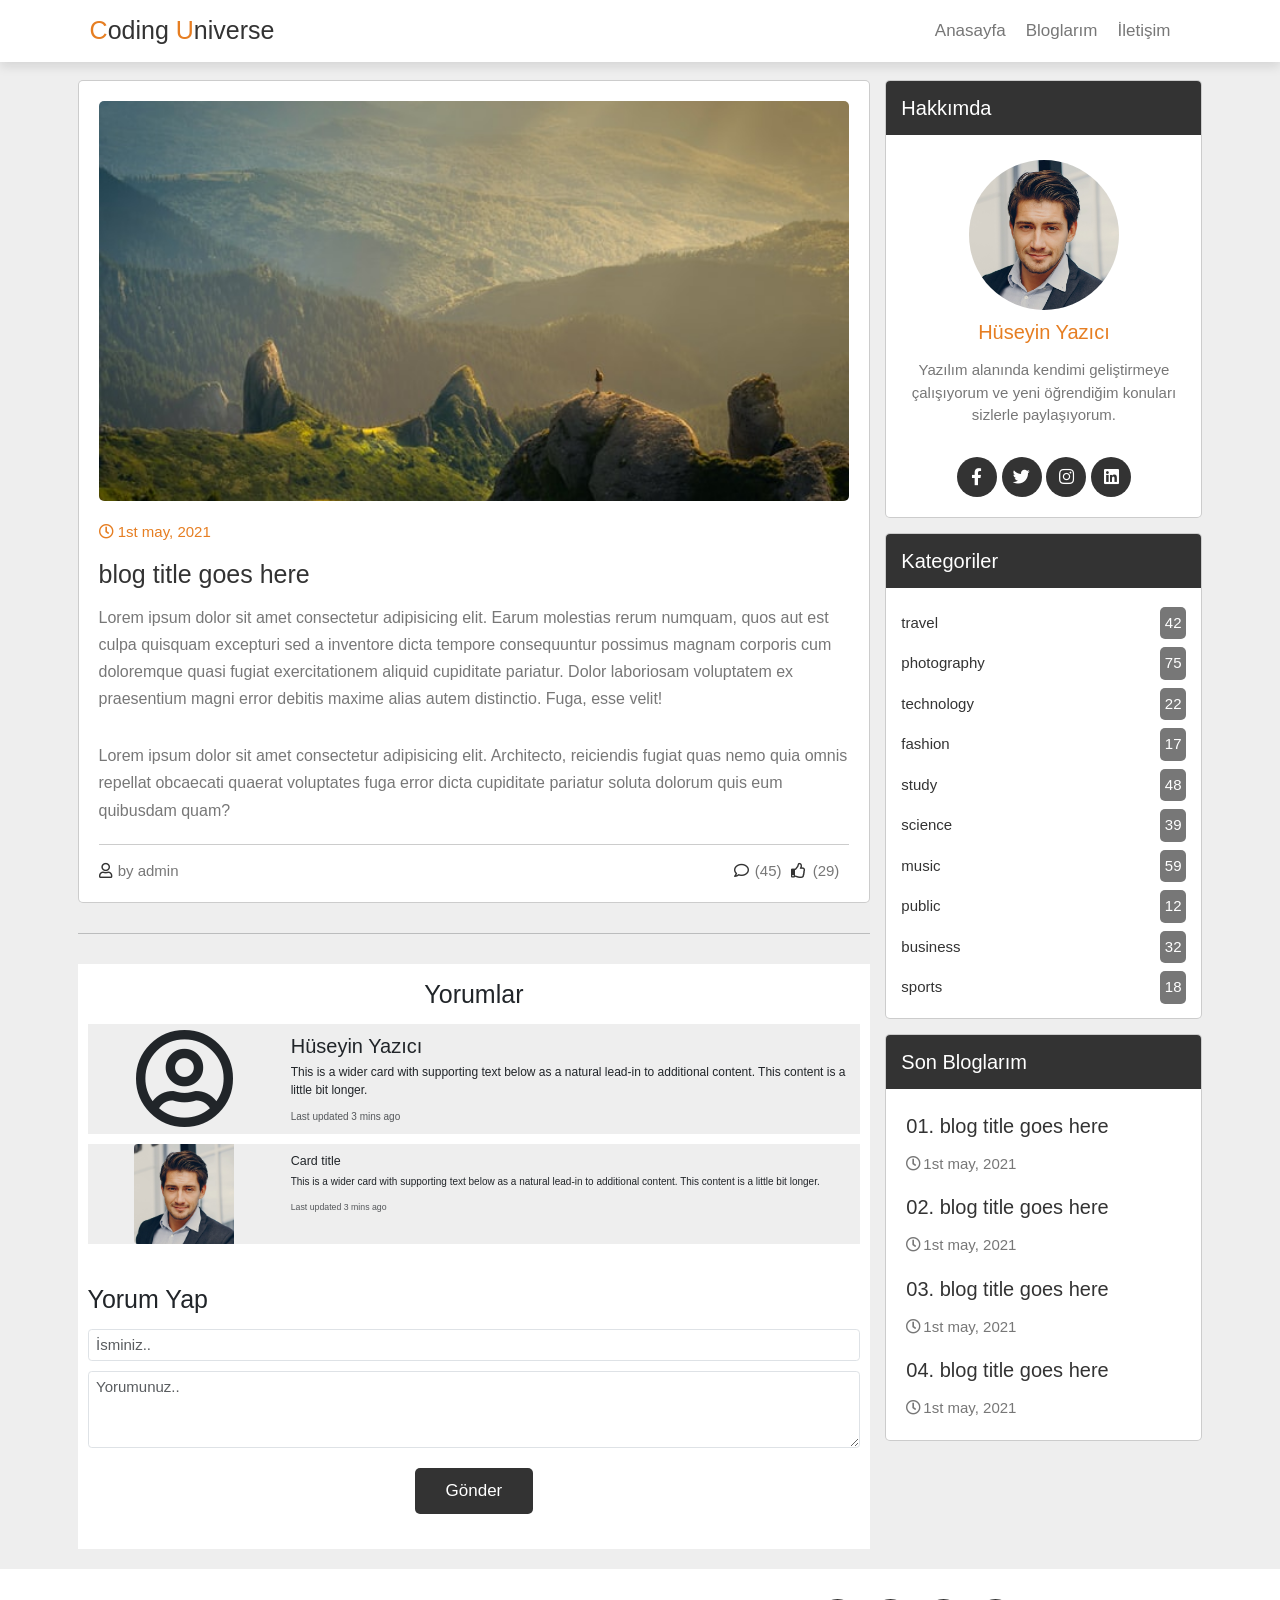
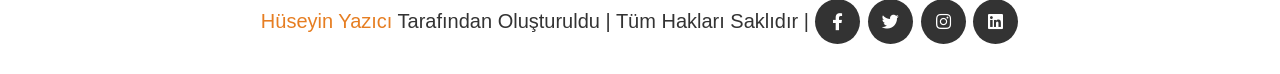
<file: MvcWebUI/wwwroot/SiteTemplate/blogDetails.html>
<!DOCTYPE html>
<html lang="en">
<head>
    <meta charset="UTF-8">
    <meta http-equiv="X-UA-Compatible" content="IE=edge">
    <meta name="viewport" content="width=device-width, initial-scale=1.0">
    <title>Complete Responsive Blog Website Design Tutorial</title>

    <!-- font awesome cdn link  -->
    <link rel="stylesheet" href="https://cdnjs.cloudflare.com/ajax/libs/font-awesome/5.15.3/css/all.min.css">

    <!-- bootstrap -->
    <link href="https://cdn.jsdelivr.net/npm/bootstrap@5.1.3/dist/css/bootstrap.min.css" rel="stylesheet" integrity="sha384-1BmE4kWBq78iYhFldvKuhfTAU6auU8tT94WrHftjDbrCEXSU1oBoqyl2QvZ6jIW3" crossorigin="anonymous">
    
    <!-- custom css file link  -->
    <link rel="stylesheet" href="css/common.css">
    <link rel="stylesheet" href="css/blogs.css">
</head>
<body>

<!-- header section starts  -->

<header class="header">

    <a href="homepage.html" class="logo"><span>C</span>oding <span>U</span>niverse</a>

    <nav class="navbar">
        <a href="homepage.html">Anasayfa</a>
        <a href="blogs.html">Bloglarım</a>
        <a href="contact.html">İletişim</a>
    </nav>

    <div class="icons">
        <i class="fas fa-bars" id="menu-bars"></i>
    </div>

</header>

<!-- header section ends -->

<!-- posts section starts  -->

<div style="background-color: #EEEEEE;">
<section class="container" id="posts">

    <div class="posts-container">

        <div class="post">
            <img src="images/blog-1.jpg" alt="" class="image">
            <div class="date">
                <i class="far fa-clock"></i>
                <span>1st may, 2021</span>
            </div>
            <h3 class="title">blog title goes here</h3>
            <p class="text">Lorem ipsum dolor sit amet consectetur adipisicing elit. Earum molestias rerum numquam, quos aut est culpa quisquam excepturi sed a inventore dicta tempore consequuntur possimus magnam corporis cum doloremque quasi fugiat exercitationem aliquid cupiditate pariatur. Dolor laboriosam voluptatem ex praesentium magni error debitis maxime alias autem distinctio. Fuga, esse velit!</p>
            <p class="text">Lorem ipsum dolor sit amet consectetur adipisicing elit. Architecto, reiciendis fugiat quas nemo quia omnis repellat obcaecati quaerat voluptates fuga error dicta cupiditate pariatur soluta dolorum quis eum quibusdam quam?</p>
            <div class="links">
                <a href="#" class="user">
                    <i class="far fa-user"></i>
                    <span>by admin</span>
                </a>
                <a href="#" class="icon">
                    <i class="far fa-comment"></i>
                    <span>(45)</span>
                </a>
                <a href="#" class="icon">
                    <i class="far fa-thumbs-up"></i>
                    <span>(29)</span>
                </a>
            </div>
        </div>

        <hr class="my-5">

        <div class="comment bg-white py-2">
            <h1 class="text-center p-3">Yorumlar</h1>
            <div class="card mb-3 px-3" style="border: none;">
                <div class="row g-0" style="background-color: #EEEEEE;">
                  <div class="col-md-3 text-center my-auto">
                    <i class="far fa-user-circle" style="font-size: 100px;"></i>
                    <!--<img src="images/user.png" class="img-fluid rounded-start" style="width: 100px; height: 100px;" alt="...">-->
                  </div>
                  <div class="col-md-9">
                    <div class="card-body">
                      <h5 class="card-title h2">Hüseyin Yazıcı</h5>
                      <p class="card-text" style="font-size:12px;">This is a wider card with supporting text below as a natural lead-in to additional content. This content is a little bit longer.</p>
                      <p class="card-text"><small class="text-muted" style="font-size:10px">Last updated 3 mins ago</small></p>
                    </div>
                  </div>
                </div>
            </div>
            <div class="card mb-3 px-3" style="border: none;">
                <div class="row g-0" style="background-color: #EEEEEE;">
                  <div class="col-md-3 text-center">
                    <img src="images/user.png" class="img-fluid rounded-start" style="width: 100px; height: 100px;" alt="...">
                  </div>
                  <div class="col-md-9">
                    <div class="card-body">
                      <h5 class="card-title">Card title</h5>
                      <p class="card-text">This is a wider card with supporting text below as a natural lead-in to additional content. This content is a little bit longer.</p>
                      <p class="card-text"><small class="text-muted">Last updated 3 mins ago</small></p>
                    </div>
                  </div>
                </div>
            </div>

            <div class="mx-3 my-5">
                <form action="">
                    <h1 class="py-3">Yorum Yap</h1>
                    <div class="mb-3">
                        <input type="email" class="form-control" id="" placeholder="İsminiz.." style="font-size: 15px;">
                      </div>
                    <div class="mb-3">
                        <textarea class="form-control" id="" rows="3" placeholder="Yorumunuz.." style="font-size: 15px;"></textarea>
                      </div>
                    <div class="text-center"><a type="submit" class="btn">Gönder</a></div>
                </form>
            </div>
        </div>

    </div>

    <div class="sidebar">

        <div class="box">
            <h3 class="title">Hakkımda</h3>
            <div class="about">
                <img src="images/user.png" alt="">
                <h3>Hüseyin Yazıcı</h3>
                <p>Yazılım alanında kendimi geliştirmeye çalışıyorum ve yeni öğrendiğim konuları sizlerle paylaşıyorum.</p>
                <div class="follow">
                    <a href="#" class="fab fa-facebook-f"></a>
                    <a href="#" class="fab fa-twitter"></a>
                    <a href="#" class="fab fa-instagram"></a>
                    <a href="#" class="fab fa-linkedin"></a>
                </div>
            </div>
        </div>

        <div class="box">
            <h3 class="title">Kategoriler</h3>
            <div class="category">
                <a href="#"> travel <span>42</span></a>
                <a href="#"> photography <span>75</span> </a>
                <a href="#"> technology <span>22</span> </a>
                <a href="#"> fashion <span>17</span> </a>
                <a href="#"> study <span>48</span> </a>
                <a href="#"> science <span>39</span> </a>
                <a href="#"> music <span>59</span> </a>
                <a href="#"> public <span>12</span> </a>
                <a href="#"> business <span>32</span> </a>
                <a href="#"> sports <span>18</span> </a>
            </div>
        </div>

        <div class="box">
            <h3 class="title">Son Bloglarım</h3>
            <div class="p-post">
                <a href="#">
                    <h3>01. blog title goes here</h3>
                    <span><i class="far fa-clock"></i>1st may, 2021</span>
                </a>
                <a href="#">
                    <h3>02. blog title goes here</h3>
                    <span><i class="far fa-clock"></i>1st may, 2021</span>
                </a>
                <a href="#">
                    <h3>03. blog title goes here</h3>
                    <span><i class="far fa-clock"></i>1st may, 2021</span>
                </a>
                <a href="#">
                    <h3>04. blog title goes here</h3>
                    <span><i class="far fa-clock"></i>1st may, 2021</span>
                </a>
            </div>
        </div>

    </div>

</section>
</div>
<!-- posts section ends -->

<!-- footer section starts  -->

<section class="footer">
    <div class="credit">
        <span>Hüseyin Yazıcı</span> tarafından oluşturuldu
        | tüm hakları saklıdır
        | 
        <a href="#" class="fab fa-facebook-f"></a>
        <a href="#" class="fab fa-twitter"></a>
        <a href="#" class="fab fa-instagram"></a>
        <a href="#" class="fab fa-linkedin"></a>
    </div>
</section>

<!-- footer section ends -->

<!-- custom js file link  -->
<script src="https://cdn.jsdelivr.net/npm/bootstrap@5.1.3/dist/js/bootstrap.bundle.min.js" integrity="sha384-ka7Sk0Gln4gmtz2MlQnikT1wXgYsOg+OMhuP+IlRH9sENBO0LRn5q+8nbTov4+1p" crossorigin="anonymous"></script>
<script src="js/blogSite.js"></script>
    
</body>
</html>
</file>
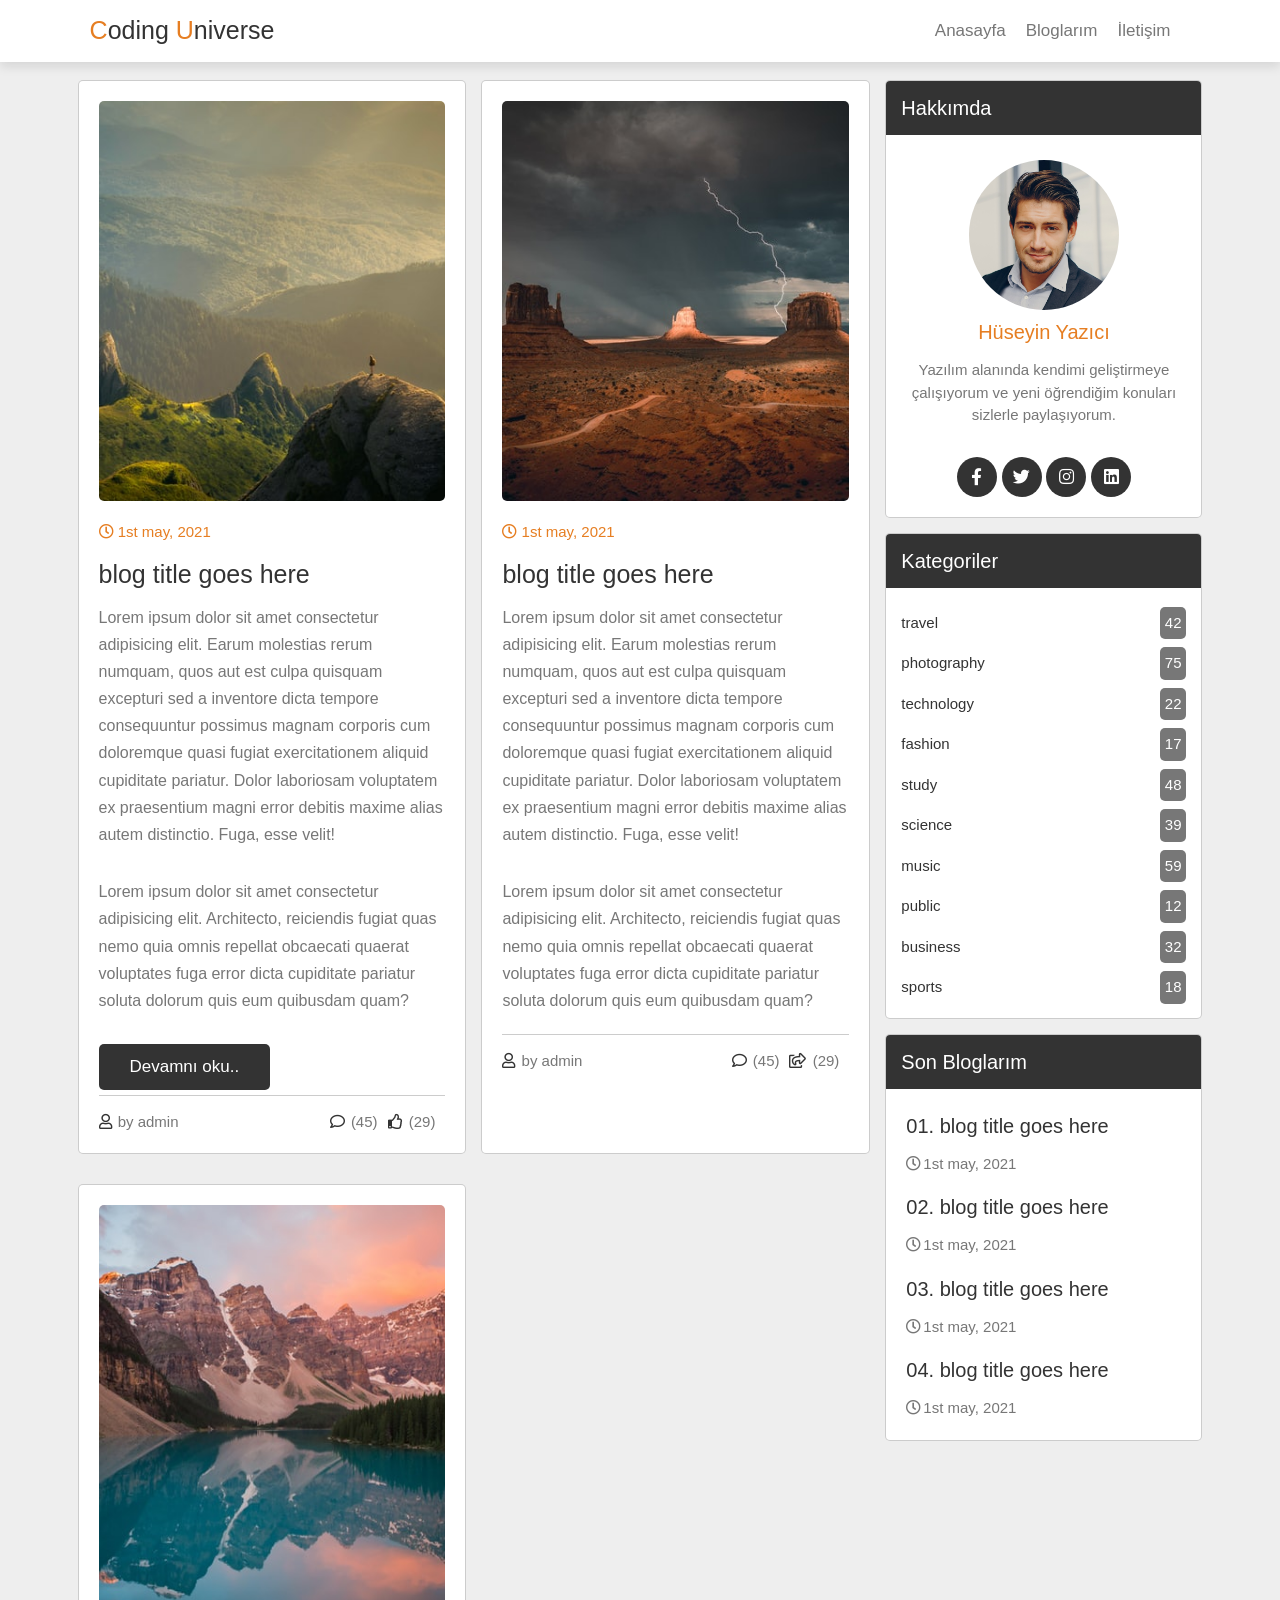
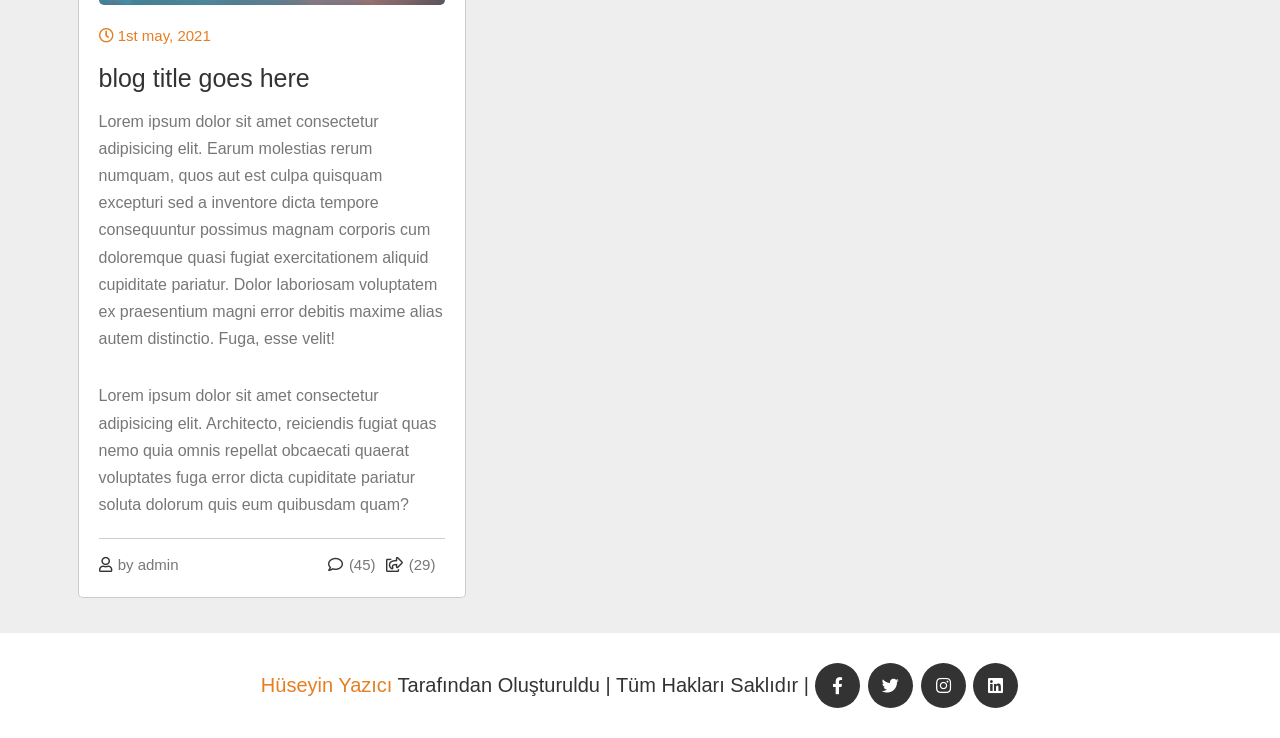
<file: MvcWebUI/wwwroot/SiteTemplate/blogs.html>
<!DOCTYPE html>
<html lang="en">
<head>
    <meta charset="UTF-8">
    <meta http-equiv="X-UA-Compatible" content="IE=edge">
    <meta name="viewport" content="width=device-width, initial-scale=1.0">
    <title>Complete Responsive Blog Website Design Tutorial</title>

    <!-- font awesome cdn link  -->
    <link rel="stylesheet" href="https://cdnjs.cloudflare.com/ajax/libs/font-awesome/5.15.3/css/all.min.css">

    <!-- bootstrap -->
    <link href="https://cdn.jsdelivr.net/npm/bootstrap@5.1.3/dist/css/bootstrap.min.css" rel="stylesheet" integrity="sha384-1BmE4kWBq78iYhFldvKuhfTAU6auU8tT94WrHftjDbrCEXSU1oBoqyl2QvZ6jIW3" crossorigin="anonymous">
    
    <!-- custom css file link  -->
    <link rel="stylesheet" href="css/blogs.css">
    <link rel="stylesheet" href="css/common.css">
</head>
<body>

<!-- header section starts  -->

<header class="header">

    <a href="homepage.html" class="logo"><span>C</span>oding <span>U</span>niverse</a>

    <nav class="navbar">
        <a href="homepage.html">Anasayfa</a>
        <a href="blogs.html">Bloglarım</a>
        <a href="contact.html">İletişim</a>
    </nav>

    <div class="icons">
        <i class="fas fa-bars" id="menu-bars"></i>
    </div>

</header>

<!-- header section ends -->

<!-- posts section starts  -->

<div style="background-color: #EEEEEE;">
<section class="container" id="posts">
    
    <div class="posts-container columnTwo">

        <div class="post">
            <img src="images/blog-1.jpg" alt="" class="image">
            <div class="date">
                <i class="far fa-clock"></i>
                <span>1st may, 2021</span>
            </div>
            <h3 class="title">blog title goes here</h3>
            <p class="text">Lorem ipsum dolor sit amet consectetur adipisicing elit. Earum molestias rerum numquam, quos aut est culpa quisquam excepturi sed a inventore dicta tempore consequuntur possimus magnam corporis cum doloremque quasi fugiat exercitationem aliquid cupiditate pariatur. Dolor laboriosam voluptatem ex praesentium magni error debitis maxime alias autem distinctio. Fuga, esse velit!</p>
            <p class="text">Lorem ipsum dolor sit amet consectetur adipisicing elit. Architecto, reiciendis fugiat quas nemo quia omnis repellat obcaecati quaerat voluptates fuga error dicta cupiditate pariatur soluta dolorum quis eum quibusdam quam?</p>
            <a href="blogDetails.html" class="btn">Devamnı oku..</a>
            <div class="links">
                <a href="#" class="user">
                    <i class="far fa-user"></i>
                    <span>by admin</span>
                </a>
                <a href="#" class="icon">
                    <i class="far fa-comment"></i>
                    <span>(45)</span>
                </a>
                <a href="#" class="icon">
                    <i class="far fa-thumbs-up"></i>
                    <span>(29)</span>
                </a>
            </div>
        </div>

        <div class="post">
            <img src="images/blog-2.jpg" alt="" class="image">
            <div class="date">
                <i class="far fa-clock"></i>
                <span>1st may, 2021</span>
            </div>
            <h3 class="title">blog title goes here</h3>
            <p class="text">Lorem ipsum dolor sit amet consectetur adipisicing elit. Earum molestias rerum numquam, quos aut est culpa quisquam excepturi sed a inventore dicta tempore consequuntur possimus magnam corporis cum doloremque quasi fugiat exercitationem aliquid cupiditate pariatur. Dolor laboriosam voluptatem ex praesentium magni error debitis maxime alias autem distinctio. Fuga, esse velit!</p>
            <p class="text">Lorem ipsum dolor sit amet consectetur adipisicing elit. Architecto, reiciendis fugiat quas nemo quia omnis repellat obcaecati quaerat voluptates fuga error dicta cupiditate pariatur soluta dolorum quis eum quibusdam quam?</p>
            <div class="links">
                <a href="#" class="user">
                    <i class="far fa-user"></i>
                    <span>by admin</span>
                </a>
                <a href="#" class="icon">
                    <i class="far fa-comment"></i>
                    <span>(45)</span>
                </a>
                <a href="#" class="icon">
                    <i class="far fa-share-square"></i>
                    <span>(29)</span>
                </a>
            </div>
        </div>

        <div class="post">
            <img src="images/blog-3.jpg" alt="" class="image">
            <div class="date">
                <i class="far fa-clock"></i>
                <span>1st may, 2021</span>
            </div>
            <h3 class="title">blog title goes here</h3>
            <p class="text">Lorem ipsum dolor sit amet consectetur adipisicing elit. Earum molestias rerum numquam, quos aut est culpa quisquam excepturi sed a inventore dicta tempore consequuntur possimus magnam corporis cum doloremque quasi fugiat exercitationem aliquid cupiditate pariatur. Dolor laboriosam voluptatem ex praesentium magni error debitis maxime alias autem distinctio. Fuga, esse velit!</p>
            <p class="text">Lorem ipsum dolor sit amet consectetur adipisicing elit. Architecto, reiciendis fugiat quas nemo quia omnis repellat obcaecati quaerat voluptates fuga error dicta cupiditate pariatur soluta dolorum quis eum quibusdam quam?</p>
            <div class="links">
                <a href="#" class="user">
                    <i class="far fa-user"></i>
                    <span>by admin</span>
                </a>
                <a href="#" class="icon">
                    <i class="far fa-comment"></i>
                    <span>(45)</span>
                </a>
                <a href="#" class="icon">
                    <i class="far fa-share-square"></i>
                    <span>(29)</span>
                </a>
            </div>
        </div>

    </div>

    <div class="sidebar">

        <div class="box">
            <h3 class="title">Hakkımda</h3>
            <div class="about">
                <img src="images/user.png" alt="">
                <h3>Hüseyin Yazıcı</h3>
                <p>Yazılım alanında kendimi geliştirmeye çalışıyorum ve yeni öğrendiğim konuları sizlerle paylaşıyorum.</p>
                <div class="follow">
                    <a href="#" class="fab fa-facebook-f"></a>
                    <a href="#" class="fab fa-twitter"></a>
                    <a href="#" class="fab fa-instagram"></a>
                    <a href="#" class="fab fa-linkedin"></a>
                </div>
            </div>
        </div>

        <div class="box">
            <h3 class="title">Kategoriler</h3>
            <div class="category">
                <a href="#"> travel <span>42</span></a>
                <a href="#"> photography <span>75</span> </a>
                <a href="#"> technology <span>22</span> </a>
                <a href="#"> fashion <span>17</span> </a>
                <a href="#"> study <span>48</span> </a>
                <a href="#"> science <span>39</span> </a>
                <a href="#"> music <span>59</span> </a>
                <a href="#"> public <span>12</span> </a>
                <a href="#"> business <span>32</span> </a>
                <a href="#"> sports <span>18</span> </a>
            </div>
        </div>

        <div class="box">
            <h3 class="title">Son Bloglarım</h3>
            <div class="p-post">
                <a href="#">
                    <h3>01. blog title goes here</h3>
                    <span><i class="far fa-clock"></i>1st may, 2021</span>
                </a>
                <a href="#">
                    <h3>02. blog title goes here</h3>
                    <span><i class="far fa-clock"></i>1st may, 2021</span>
                </a>
                <a href="#">
                    <h3>03. blog title goes here</h3>
                    <span><i class="far fa-clock"></i>1st may, 2021</span>
                </a>
                <a href="#">
                    <h3>04. blog title goes here</h3>
                    <span><i class="far fa-clock"></i>1st may, 2021</span>
                </a>
            </div>
        </div>

    </div>

</section>
</div>
<!-- posts section ends -->

<!-- footer section starts  -->

<section class="footer">
    <div class="credit">
        <span>Hüseyin Yazıcı</span> tarafından oluşturuldu
        | tüm hakları saklıdır
        | 
        <a href="#" class="fab fa-facebook-f"></a>
        <a href="#" class="fab fa-twitter"></a>
        <a href="#" class="fab fa-instagram"></a>
        <a href="#" class="fab fa-linkedin"></a>
    </div>
</section>

<!-- footer section ends -->

<!-- custom js file link  -->
<script src="https://cdn.jsdelivr.net/npm/bootstrap@5.1.3/dist/js/bootstrap.bundle.min.js" integrity="sha384-ka7Sk0Gln4gmtz2MlQnikT1wXgYsOg+OMhuP+IlRH9sENBO0LRn5q+8nbTov4+1p" crossorigin="anonymous"></script>
<script src="js/blogSite.js"></script>
    
</body>
</html>
</file>
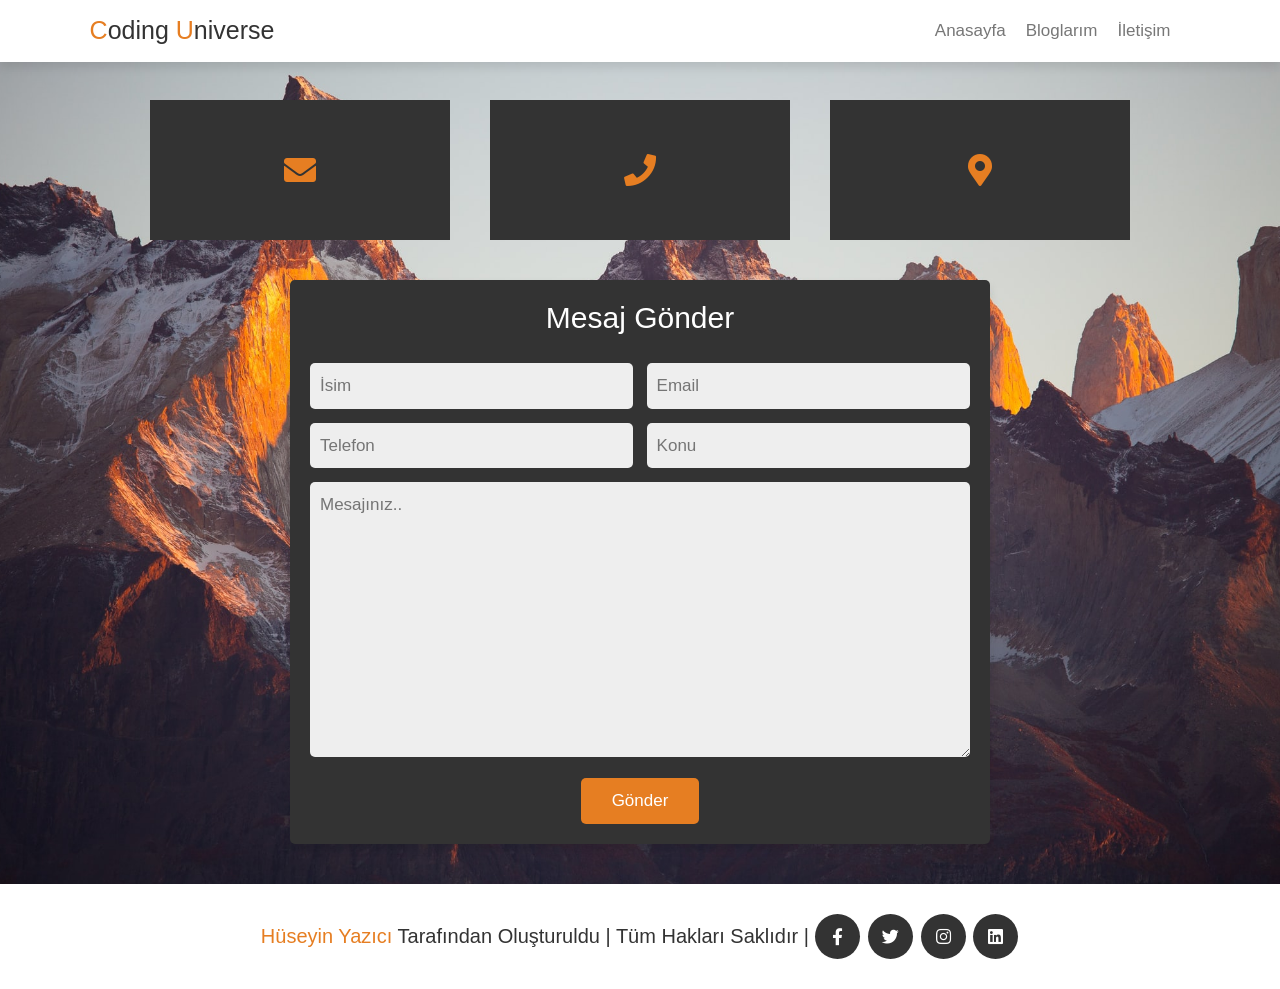
<file: MvcWebUI/wwwroot/SiteTemplate/contact.html>
<!DOCTYPE html>
<html lang="en">
<head>
    <meta charset="UTF-8">
    <meta http-equiv="X-UA-Compatible" content="IE=edge">
    <meta name="viewport" content="width=device-width, initial-scale=1.0">
    <title>Complete Responsive Blog Website Design Tutorial</title>

    <!-- font awesome cdn link  -->
    <link rel="stylesheet" href="https://cdnjs.cloudflare.com/ajax/libs/font-awesome/5.15.3/css/all.min.css">

    <!-- bootstrap -->
    <link href="https://cdn.jsdelivr.net/npm/bootstrap@5.1.3/dist/css/bootstrap.min.css" rel="stylesheet" integrity="sha384-1BmE4kWBq78iYhFldvKuhfTAU6auU8tT94WrHftjDbrCEXSU1oBoqyl2QvZ6jIW3" crossorigin="anonymous">
    
    <!-- custom css file link  -->
    <link rel="stylesheet" href="css/common.css">
    <link rel="stylesheet" href="css/contact.css">

</head>
<body>

<!-- header section starts  -->

<header class="header">

    <a href="homepage.html" class="logo"><span>C</span>oding <span>U</span>niverse</a>

    <nav class="navbar">
        <a href="homepage.html">Anasayfa</a>
        <a href="blogs.html">Bloglarım</a>
        <a href="contact.html">İletişim</a>
    </nav>

    <div class="icons">
        <i class="fas fa-bars" id="menu-bars"></i>
    </div>

</header>

<!-- header section ends -->

<!-- contact section starts  -->

<section class="contact" id="contact">

    <div class="contact-info">
        <div class="contact-card">
            <i class="contact-icon fas fa-envelope"></i>
            <div class="card-content">
                <h3>Email</h3>
                <span>CodingUniverse@gmail.com</span>
            </div>
        </div>

        <div class="contact-card">
            <i class="contact-icon fas fa-phone"></i>
            <div class="card-content">
                <h3>Telefon</h3>
                <span>0545 921 6996</span>
            </div>
        </div>

        <div class="contact-card">
            <i class="contact-icon fas fa-map-marker-alt"></i>
            <div class="card-content">
                <h3>Konum</h3>
                <span>Ankara</span>
            </div>
        </div>
    </div>

    <form action="">
        <h3>Mesaj Gönder</h3>
        <div class="inputBox">
            <input type="text" placeholder="İsim">
            <input type="email" placeholder="Email">
        </div>
        <div class="inputBox">
            <input type="number" placeholder="Telefon">
            <input type="text" placeholder="Konu">
        </div>
        <textarea name="" placeholder="Mesajınız.." id="" cols="30" rows="10"></textarea>
        <div class="text-center btn-submit"><input type="submit" value="Gönder" class="btn"></div>
    </form>

</section>

<!-- contact section ends -->

<!-- footer section starts  -->

<section class="footer">
    <div class="credit">
        <span>Hüseyin Yazıcı</span> tarafından oluşturuldu
        | tüm hakları saklıdır
        | 
        <a href="#" class="fab fa-facebook-f"></a>
        <a href="#" class="fab fa-twitter"></a>
        <a href="#" class="fab fa-instagram"></a>
        <a href="#" class="fab fa-linkedin"></a>
    </div>
</section>

<!-- footer section ends -->

<!-- custom js file link  -->
<script src="https://cdn.jsdelivr.net/npm/bootstrap@5.1.3/dist/js/bootstrap.bundle.min.js" integrity="sha384-ka7Sk0Gln4gmtz2MlQnikT1wXgYsOg+OMhuP+IlRH9sENBO0LRn5q+8nbTov4+1p" crossorigin="anonymous"></script>
<script src="js/blogSite.js"></script>
    
</body>
</html>
</file>
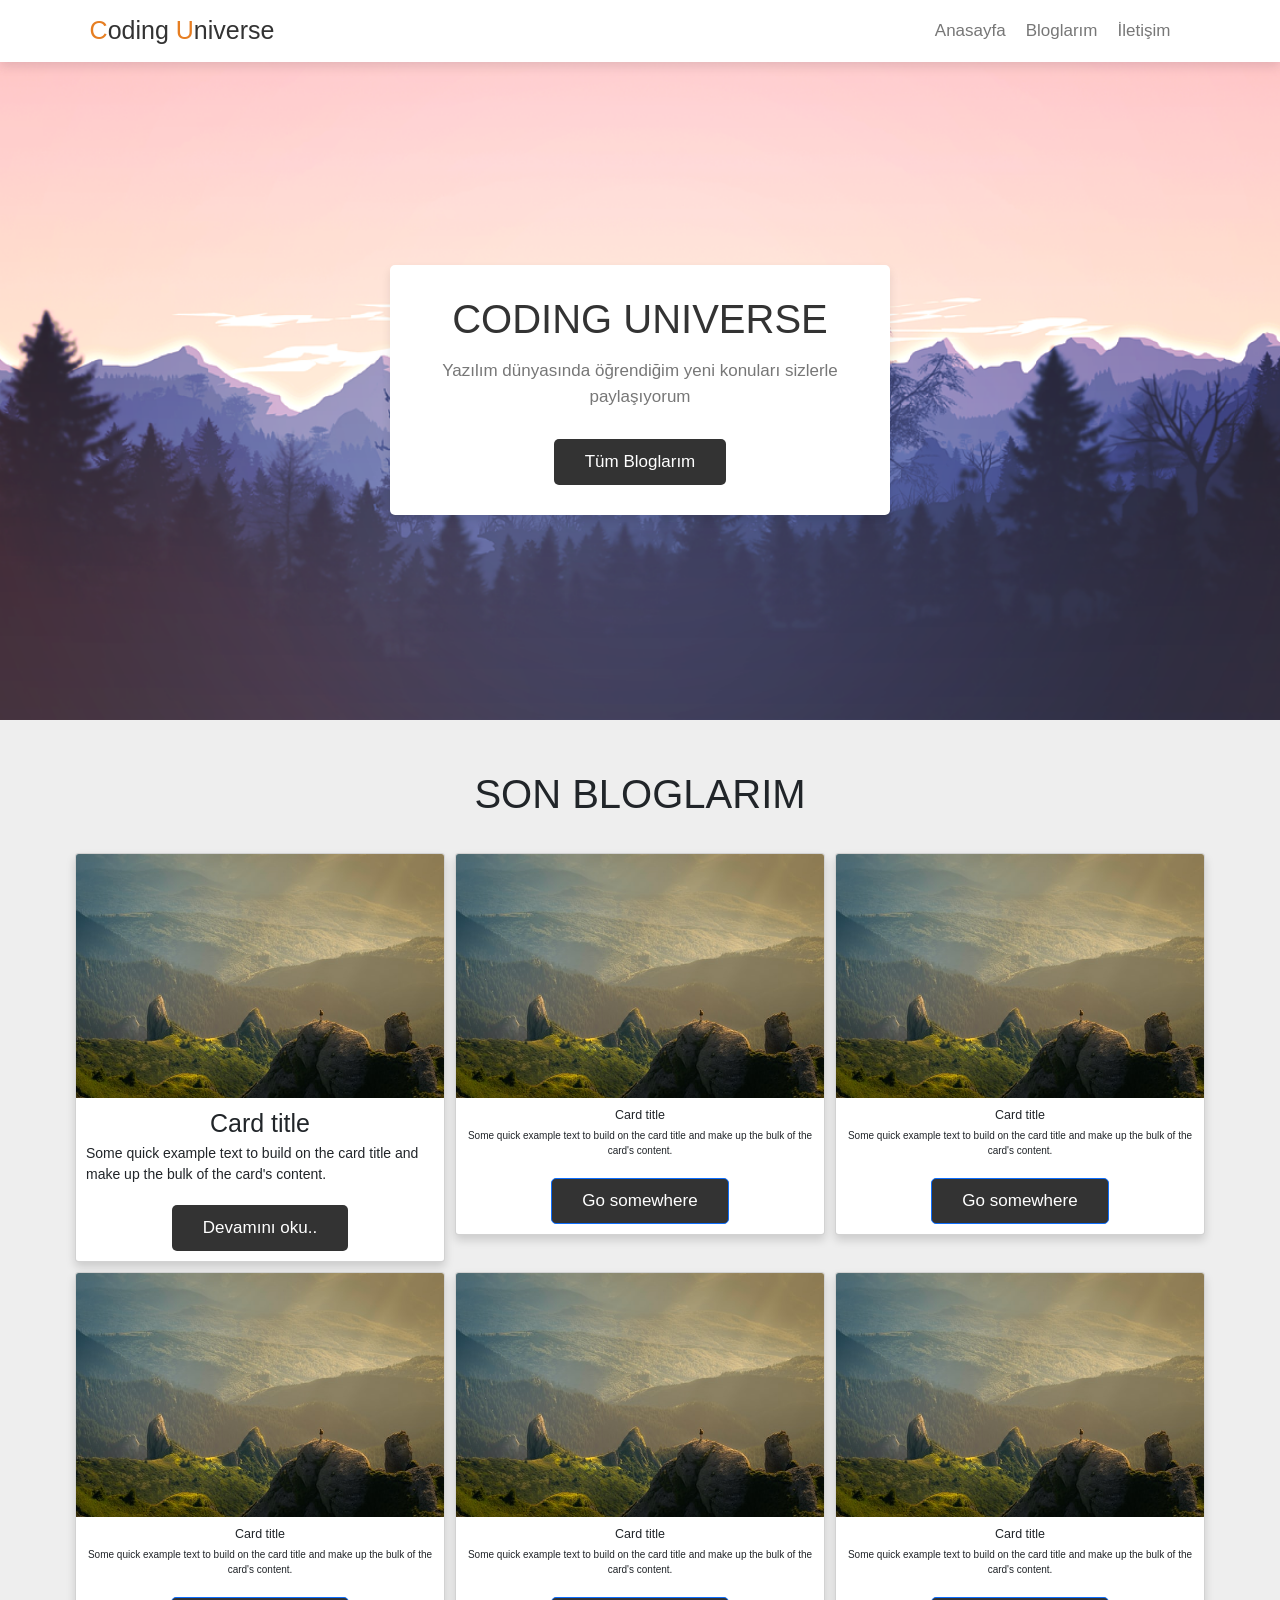
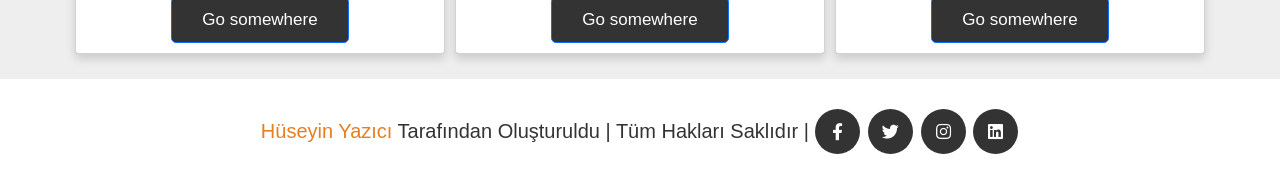
<file: MvcWebUI/wwwroot/SiteTemplate/homepage.html>
<!DOCTYPE html>
<html lang="en">
<head>
    <meta charset="UTF-8">
    <meta http-equiv="X-UA-Compatible" content="IE=edge">
    <meta name="viewport" content="width=device-width, initial-scale=1.0">
    <title>Complete Responsive Blog Website Design Tutorial</title>

    <!-- font awesome cdn link  -->
    <link rel="stylesheet" href="https://cdnjs.cloudflare.com/ajax/libs/font-awesome/5.15.3/css/all.min.css">

    <!-- bootstrap -->
    <link href="https://cdn.jsdelivr.net/npm/bootstrap@5.1.3/dist/css/bootstrap.min.css" rel="stylesheet" integrity="sha384-1BmE4kWBq78iYhFldvKuhfTAU6auU8tT94WrHftjDbrCEXSU1oBoqyl2QvZ6jIW3" crossorigin="anonymous">
    
    <!-- custom css file link  -->
    <link rel="stylesheet" href="css/common.css">
    <link rel="stylesheet" href="css/homepage.css">
</head>
<body>

<!-- header section starts  -->

<header class="header">

    <a href="homepage.html" class="logo"><span>C</span>oding <span>U</span>niverse</a>

    <nav class="navbar">
        <a href="homepage.html">Anasayfa</a>
        <a href="blogs.html">Bloglarım</a>
        <a href="contact.html">İletişim</a>
    </nav>

    <div class="icons">
        <i class="fas fa-bars" id="menu-bars"></i>
    </div>

</header>

<!-- header section ends -->

<!-- banner section starts  -->

<section class="banner" id="banner">

    <div class="content">
        <h3>Coding Universe</h3>
        <p>Yazılım dünyasında öğrendiğim yeni konuları sizlerle paylaşıyorum</p>
        <a href="blogs.html" class="btn">Tüm Bloglarım</a>
    </div>

</section>

<!-- banner section ends -->

<!-- posts section starts  -->
<div style="background-color: #EEEEEE;">
<section class="container">
    <div class="row">
        <h1 class="text-center display-3 my-5">SON BLOGLARIM</h1>
        <div class="p-2 col-lg-4 col-sm-6">
            <div class="card shadow">
                <img src="images/blog-1.jpg" class="card-img-top" alt="...">
                <div class="card-body">
                  <h5 class="card-title text-center h1">Card title</h5>
                  <p class="card-text" style="font-size: 14px;">Some quick example text to build on the card title and make up the bulk of the card's content.</p>
                  <div class="text-center"><a href="#" class="btn">Devamını oku..</a></div>
                </div>
            </div>
        </div>
        <div class="p-2 col-lg-4 col-sm-6">
            <div class="card text-center shadow">
                <img src="images/blog-1.jpg" class="card-img-top" alt="...">
                <div class="card-body">
                  <h5 class="card-title">Card title</h5>
                  <p class="card-text">Some quick example text to build on the card title and make up the bulk of the card's content.</p>
                  <a href="#" class="btn btn-primary">Go somewhere</a>
                </div>
            </div>
        </div>
        <div class="p-2 col-lg-4 col-sm-6">
            <div class="card text-center shadow">
                <img src="images/blog-1.jpg" class="card-img-top" alt="...">
                <div class="card-body">
                  <h5 class="card-title">Card title</h5>
                  <p class="card-text">Some quick example text to build on the card title and make up the bulk of the card's content.</p>
                  <a href="#" class="btn btn-primary">Go somewhere</a>
                </div>
            </div>
        </div>
        <div class="p-2 col-lg-4 col-sm-6">
            <div class="card text-center shadow">
                <img src="images/blog-1.jpg" class="card-img-top" alt="...">
                <div class="card-body">
                  <h5 class="card-title">Card title</h5>
                  <p class="card-text">Some quick example text to build on the card title and make up the bulk of the card's content.</p>
                  <a href="#" class="btn btn-primary">Go somewhere</a>
                </div>
            </div>
        </div>
        <div class="p-2 col-lg-4 col-sm-6">
            <div class="card text-center shadow">
                <img src="images/blog-1.jpg" class="card-img-top" alt="...">
                <div class="card-body">
                  <h5 class="card-title">Card title</h5>
                  <p class="card-text">Some quick example text to build on the card title and make up the bulk of the card's content.</p>
                  <a href="#" class="btn btn-primary">Go somewhere</a>
                </div>
            </div>
        </div>
        <div class="p-2 col-lg-4 col-sm-6">
            <div class="card text-center shadow">
                <img src="images/blog-1.jpg" class="card-img-top" alt="...">
                <div class="card-body">
                  <h5 class="card-title">Card title</h5>
                  <p class="card-text">Some quick example text to build on the card title and make up the bulk of the card's content.</p>
                  <a href="#" class="btn btn-primary">Go somewhere</a>
                </div>
            </div>
        </div>
    </div>
</section>
</div>
<!-- posts section ends -->

<!-- footer section starts  -->

<section class="footer">
    <div class="credit">
        <span>Hüseyin Yazıcı</span> tarafından oluşturuldu
        | tüm hakları saklıdır
        | 
        <a href="#" class="fab fa-facebook-f"></a>
        <a href="#" class="fab fa-twitter"></a>
        <a href="#" class="fab fa-instagram"></a>
        <a href="#" class="fab fa-linkedin"></a>
    </div>
</section>

<!-- footer section ends -->

<!-- custom js file link  -->
<script src="https://cdn.jsdelivr.net/npm/bootstrap@5.1.3/dist/js/bootstrap.bundle.min.js" integrity="sha384-ka7Sk0Gln4gmtz2MlQnikT1wXgYsOg+OMhuP+IlRH9sENBO0LRn5q+8nbTov4+1p" crossorigin="anonymous"></script>
<script src="js/blogSite.js"></script>
    
</body>
</html>
</file>
<file: MvcWebUI/wwwroot/SiteTemplate/css/common.css>
:root{
    --orange:#e67e22;
    --black:#333;
    --light-color:#777;
    --border:.1rem solid rgba(0,0,0,.2);
    --box-shadow:0 .5rem 1rem rgba(0,0,0,.1);
}

*{
    margin:0; padding:0;
    box-sizing: border-box;
    outline: none; border:none;
    text-decoration: none;
    font-family: Verdana, Geneva, Tahoma, sans-serif;
    font-weight: lighter;
}

html{
    font-size: 62.5%;
    overflow-x: hidden;
    scroll-behavior: smooth;
    scroll-padding-top: 6rem;
}

section{
    padding:2rem 7%;
}

.btn{
    margin-top: 1rem;
    display: inline-block;
    background:var(--black);
    color:#fff;
    border-radius: .5rem;
    padding:.9rem 3rem;
    cursor: pointer;
    font-size: 1.7rem;
}

.btn:hover{
    background:var(--orange);
    color: #fff;
}

.header{
    position: fixed;
    top:0; left:0; right:0;
    z-index: 1000;
    background: #fff;
    box-shadow: var(--box-shadow);
    display: flex;
    align-items: center;
    padding:1.2rem 7%;
}

.header .logo{
    color:var(--black);
    font-size: 2.5rem;
    margin-right: auto;
}

.header .logo span{
    color:var(--orange);
}

.header .navbar a{
    color:var(--light-color);
    margin-right: 2rem;
    font-size: 1.7rem;
    text-transform: capitalize;
}

.header .navbar a:hover{
    color:var(--orange);
}

.header .icons i{
    height:4.5rem;
    line-height:4.5rem;
    width:4.5rem;
    text-align: center;
    color:var(--black);
    background:#eee;
    border-radius: 50%;
    margin-left: .7rem;
    font-size: 1.7rem;
    cursor: pointer;
}

.header .icons i:hover{
    color:#fff;
    background:var(--orange);
}

#menu-bars{
    display: none;
}

/* Footer */

.footer{
    display: flex;
    align-items: center;
    justify-content: center;
}

.footer .credit{
    text-transform: capitalize;
    font-size: 2rem;
    color:var(--black);
    padding: 1rem 0;
}

.footer .credit span{
    color:var(--orange);
}

.footer a{
    height:4.5rem;
    line-height:4.5rem;
    width:4.5rem;
    border-radius: 50%;
    font-size: 1.7rem;
    background:var(--black);
    color:#fff;
    margin:0 .1rem;
    text-align: center;
}

.footer a:hover{
    background:var(--orange);
}

/* other */
a{
    text-decoration: none;
}

/* media queries  */

@media (max-width:991px){

    html{
        font-size: 55%;
    }

    .header{
        padding:1.5rem;
    }

    section{
        padding:2rem;
    }    

    .container{
        grid-template-columns: 2fr 1fr;
    }

    .container .columnTwo{
        display: block;
    }
}

@media (max-width:768px){

    #menu-bars{
        display: inline-block;
    }

    .header .search-form{
        top:100%; left: 0; right: 0;
        border-top: var(--border);
        width: 100%;
        border-radius: 0;
    }

    .header .navbar{
        position: absolute;
        top:100%; left: 0; right: 0;
        border-top: var(--border);
        border-bottom: var(--border);
        background: #fff;        
        display: none;
    }

    .header .navbar.active{
        display: block;
    }

    .header .navbar a{
        display: block;
        background:#f7f7f7;
        padding:1.5rem;
        margin:1.5rem;
        border-radius: .5rem;
        border:var(--border);
    }

    .container{
        grid-template-columns: 1fr;
        gap:0;
    }

    .container .posts-container .post .image{
        height: 30rem;;
    }

    .footer{
        flex-flow: column;
        text-align: center;
    }
}

@media (max-width:450px){

    html{
        font-size: 50%;
    }

    .contact form .inputBox input{
        width:100%;
    }    
}

@media screen and (max-width:700px){
    .contact-card{
        flex: 100%;
        max-width: 500px;
    }
}
</file>
<file: MvcWebUI/wwwroot/SiteTemplate/css/blogs.css>
.container{
    display: grid;
    grid-template-columns: 2.5fr 1fr;
    gap:1.5rem;
    background:#eee;
    padding-top: 8rem;
}

.container .columnTwo{
    display: grid;
    grid-template-columns: 1fr 1fr;
    gap:1.5rem;
}

.container .posts-container .post{
    width:100%;
    padding:2rem;
    background:#fff;
    border:var(--border);
    border-radius: .5rem;
    margin-bottom: 1.5rem;
}

.container .posts-container .post .image{
    height: 40rem;
    width:100%;
    border-radius: .5rem;
    object-fit: cover;
}

.container .posts-container .post .date{
    padding-top: 2rem;
    font-size: 1.5rem;
    color:var(--orange);
}

.container .posts-container .post .title{
    padding-top: 1.5rem;
    font-size: 2.5rem;
    color:var(--black);
}

.container .posts-container .post .text{
    color:var(--light-color);
    font-size: 1.6rem;
    line-height: 1.7;
    padding:1rem 0;
}

.container .posts-container .links{
    border-top: var(--border);
    margin-top: .5rem;
    padding-top: 1.5rem;
    display: flex;
    align-items: center;
}

.container .posts-container .links .user{
    margin-right: auto;
}

.container .posts-container .links .icon{
    padding-right: 1rem;
}

.container .posts-container .links a{
    font-size: 1.5rem;
    color:var(--light-color);
}

.container .posts-container .links a i{
    padding-right: .2rem;
    color:var(--black);
}

.container .posts-container .links a:hover{
    color:var(--orange);
}

.container .posts-container .links a:hover i{
    color:var(--orange);
}

.container .sidebar .box{
    border:var(--border);
    border-radius: .5rem;
    overflow:hidden;
    background:#fff;
    margin-bottom: 1.5rem;
}

.container .sidebar .box .title{
    padding:1.5rem;
    font-size: 2rem;
    color:#fff;
    background:var(--black);
    text-transform: capitalize;
}

.container .sidebar .box .about{
    text-align: center;
    padding:1rem 1.5rem;
}

.container .sidebar .box .about img{
    height: 15rem;
    width: 15rem;
    border-radius: 50%;
    object-fit: cover;
    margin:1rem 0;
}

.container .sidebar .box .about h3{
    color:var(--orange);
    font-size: 2rem;
}

.container .sidebar .box .about p{
    color:var(--light-color);
    font-size: 1.5rem;
    line-height: 1.5;
    padding:1rem;
}

.container .sidebar .box .about .follow{
    padding:1rem 0;
}

.container .sidebar .box .about .follow a{
    height: 4rem;
    line-height: 4rem;
    width: 4rem;
    border-radius: 50%;
    background:var(--black);
    color:#fff;
    font-size: 1.7rem;
    margin:0 .1rem;
}

.container .sidebar .box .about .follow a:hover{
    background:var(--orange);
}

.container .sidebar .box .category{
    padding:1rem 1.5rem;
}

.container .sidebar .box .category a{
    padding:.4rem 0;
    font-size: 1.5rem;
    color:var(--black);
    display: flex;
    align-items: center;
    justify-content: space-between;
}

.container .sidebar .box .category a span{
    background:var(--light-color);
    color:#fff;
    border-radius: .5rem;
    padding:.5rem;
}

.container .sidebar .box .category a:hover{
    color:var(--orange);
}

.container .sidebar .box .category a:hover span{
    background-color:var(--orange);
}

.container .sidebar .box .p-post{
    padding:1rem 2rem;
}

.container .sidebar .box .p-post a{
    padding:1rem 0;
    display: block;
}

.container .sidebar .box .p-post a h3{
    color:var(--black);
    font-size: 2rem;
    padding-bottom: 1rem;
}

.container .sidebar .box .p-post a span{
    color:var(--light-color);
    font-size: 1.5rem;
}

.container .sidebar .box .p-post a span i{
    padding-right: .2rem;
}

.container .sidebar .box .p-post a:hover h3{
    color:var(--orange);
}

.container .sidebar .box .tags{
    padding:1rem;
}

.container .sidebar .box .tags a{
    display: inline-block;
    padding:1rem 1.5rem;
    font-size: 1.5rem;
    color:var(--black);
    border-radius: .5rem;
    border:var(--border);
    margin:.5rem;
}

.container .sidebar .box .tags a:hover{
    background:var(--black);
    color:#fff;
}
</file>
<file: MvcWebUI/wwwroot/SiteTemplate/css/contact.css>
/* Information Cards */
.contact-info{
    width: 100%;
    display: flex;
    justify-content: center;
    flex-wrap: wrap;
}

.contact-card{
    position: relative;
    flex: 1;
    max-width: 300px;
    height: 140px;
    background-color: var(--black);
    margin: 20px;
    cursor: pointer;
    display: flex;
    align-items: center;
    justify-content: center;
}

.contact-icon{
    font-size: 32px;
    color: var(--orange);
    transition: .3s linear;
}

.contact-card:hover .contact-icon{
    transform: scale(4);
    opacity: 0;
}

.card-content h3,
.card-content span{
    position: absolute;
    left: 50%;
    transform: translateX(-50%);
    font-size: 16px;
    opacity: 0;
}

.card-content h3{
    top: 20px;
    text-transform: uppercase;
    color: var(--orange);
}

.card-content span{
    bottom: 20px;
    color: #fff;
    font-weight: 500;
}

.contact-card:hover h3{
    opacity: 1;
    top: 46px;
    transition: .3s linear .3s;
}

.contact-card:hover span{
    opacity: 1;
    bottom: 46px;
    transition: .3s linear .3s;
}

/* Contact Form */
.contact{
    background:url(../images/contact-bg.jpg) no-repeat;
    background-size: cover;
    background-position: center;
    background-attachment: fixed;
    padding-top: 8rem;
}

.contact form{
    background:#333;
    box-shadow: var(--box-shadow);
    border-radius: .5rem;
    margin:2rem auto;
    max-width: 70rem;
    padding:2rem;
}

.contact form h3{
    color:#fff;
    text-align: center;
    padding-bottom: 1.5rem;
    font-size: 3rem;
    text-transform: capitalize;
}

.contact form .inputBox{
    display: flex;
    justify-content: space-between;
    flex-wrap: wrap;
}

.contact form .inputBox input,
.contact form textarea{
    width:100%;
    background:#eee;
    padding:1rem;
    margin:.7rem 0;
    border-radius: .5rem;
    color:var(--black);
    font-size: 1.7rem;
}

.contact form .btn-submit input{
    background-color: var(--orange);
}
.contact form .btn-submit input:hover{
    opacity: 0.8;
}

.contact form .inputBox input{
    width:49%;
}
</file>
<file: MvcWebUI/wwwroot/SiteTemplate/css/homepage.css>
/* Banner */
.banner{
    min-height: 80vh;
    background:url(../images/banner.png) no-repeat;
    background-size: cover;
    background-position: center;
    display: grid;
    place-items: center;
    padding-top: 8rem;
}

.banner .content{
    text-align: center;
    background:#fff;
    border-radius: .5rem;
    box-shadow: var(--box-shadow);
    padding:3rem;
    max-width: 50rem;
}

.banner .content h3{
    font-size: 4rem;
    color:var(--black);
    text-transform: uppercase;
}

.banner .content p{
    font-size: 1.7rem;
    color:var(--light-color);
    padding:1rem 0;
    line-height: 1.5;
}
</file>
